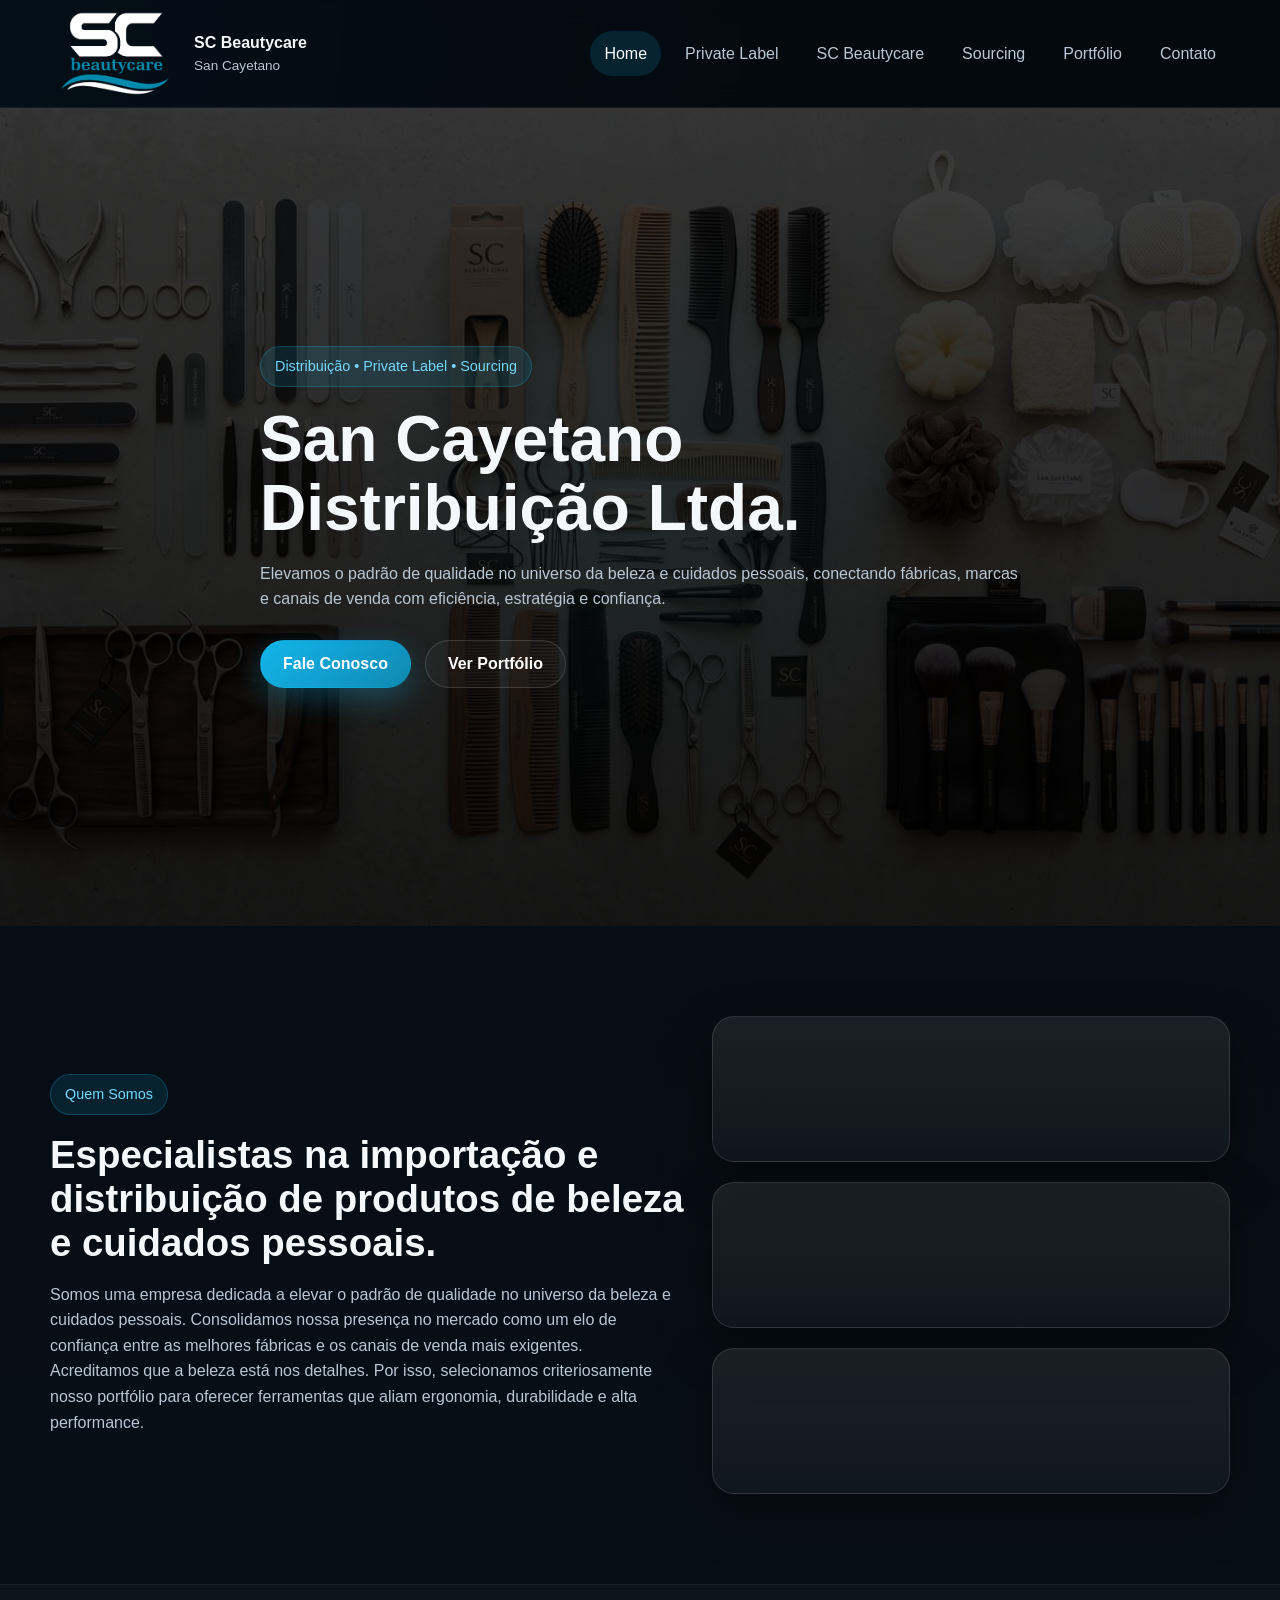
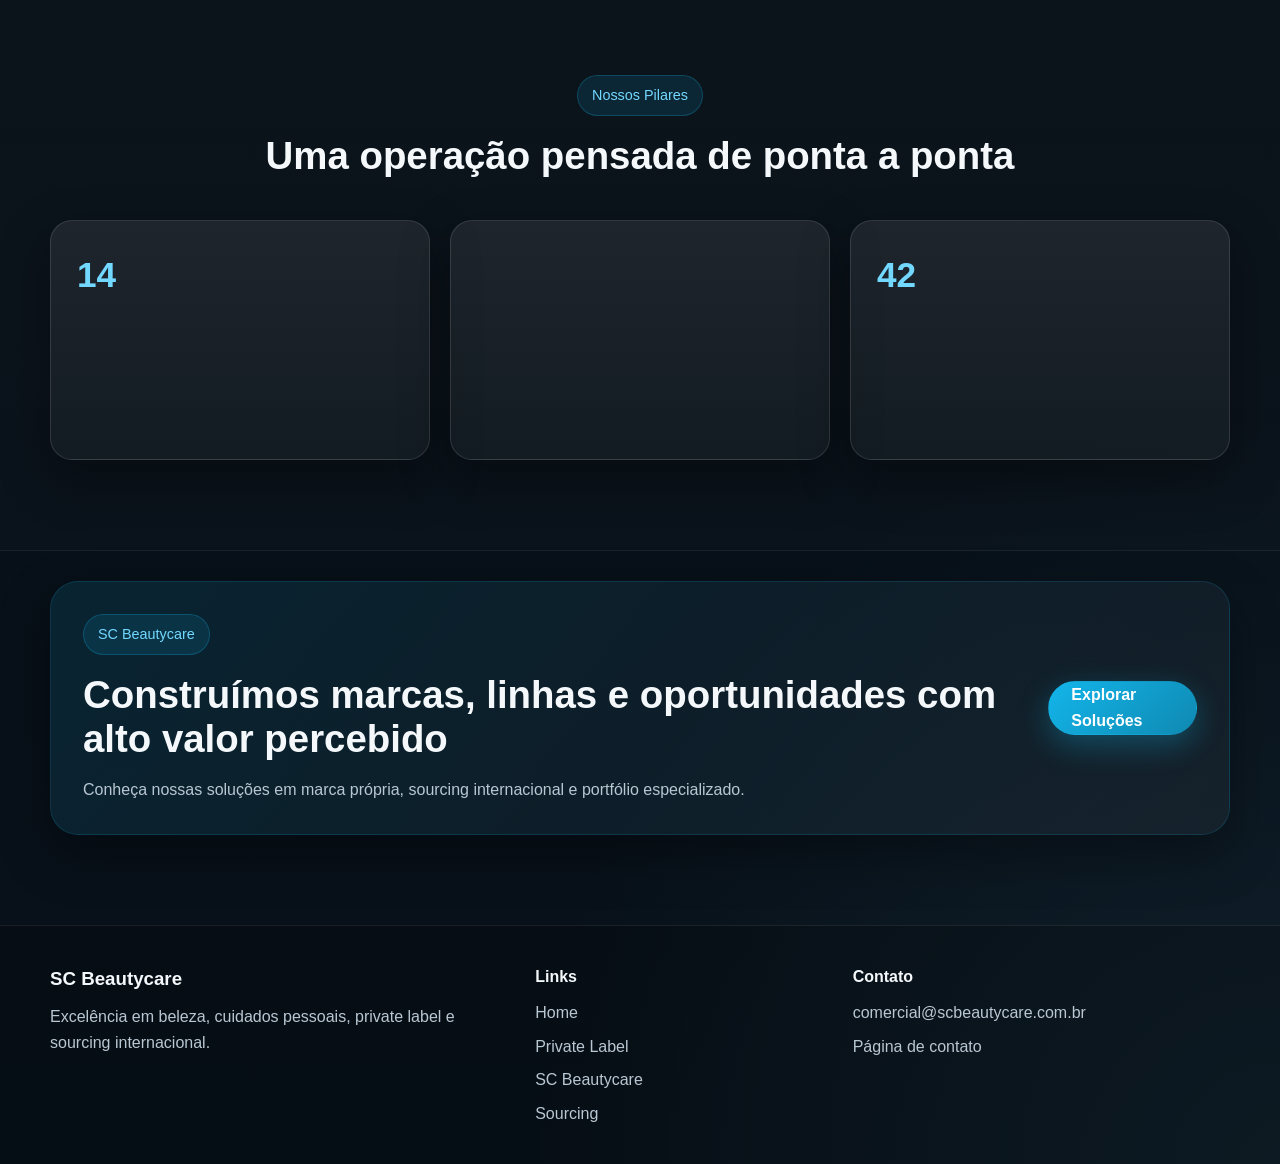
<file: index.html>
<!DOCTYPE html>
<html lang="pt-BR">

<head>
  <meta charset="UTF-8" />
  <meta name="viewport" content="width=device-width, initial-scale=1.0" />
  <title>SC Beautycare | Home</title>
  <link rel="stylesheet" href="styles.css" />
</head>

<body>
  <div class="progress-bar" id="progressBar"></div>

  <header class="site-header">
    <div class="container nav-wrap">
      <a href="index.html" class="brand">
        <img src="assets/logo.png" alt="SC Beautycare" class="brand-logo" />
        <div><strong>SC Beautycare</strong><span>San Cayetano</span></div>
      </a>
      <button class="menu-toggle" id="menuToggle" aria-label="Abrir menu">☰</button>
      <nav class="main-nav" id="mainNav">
        <a href="index.html" class="active">Home</a>
        <a href="private-label.html">Private Label</a>
        <a href="sc-beautycare.html">SC Beautycare</a>
        <a href="sourcing.html">Sourcing</a>
        <a href="portfolio.html">Portfólio</a>
        <a href="contato.html">Contato</a>
      </nav>
    </div>
  </header>

  <main>
    <section class="hero-page hero-home">
      <img src="assets/3.jpeg" alt="Capa Home" class="hero-bg" id="hero-bg" />
      <div class="hero-overlay"></div>
      <div class="container hero-content reveal">
        <span class="eyebrow" id="hero-eyebrow">Distribuição • Private Label • Sourcing</span>
        <h1 id="hero-title">San Cayetano Distribuição e promoção de vendas Ltda.</h1>
        <p id="hero-text">Elevamos o padrão de qualidade no universo da beleza e cuidados pessoais, conectando fábricas,
          marcas e canais de venda com eficiência, estratégia e confiança.</p>
        <div class="hero-actions">
          <a href="contato.html" class="btn btn-primary magnetic">Fale Conosco</a>
          <a href="portfolio.html" class="btn btn-secondary">Ver Portfólio</a>
        </div>
      </div>
    </section>

    <section class="section">
      <div class="container grid-2">
        <div class="reveal">
          <span class="section-tag" id="qs-tag">Quem Somos</span>
          <h2 id="qs-title">Especialistas em beleza, cuidados pessoais e performance comercial</h2>
          <p id="qs-text1">Somos uma empresa dedicada a elevar o padrão de qualidade no universo da beleza e cuidados
            pessoais. Consolidamos nossa presença no mercado como um elo de confiança entre as melhores fábricas e os
            canais de venda mais exigentes.</p>
          <p id="qs-text2">Acreditamos que a beleza está nos detalhes. Por isso, selecionamos criteriosamente nosso
            portfólio para oferecer ferramentas que aliam ergonomia, durabilidade e alta performance.</p>
        </div>
        <div class="cards-stack reveal" id="qs-cards"></div>
      </div>
    </section>

    <section class="section dark-section">
      <div class="container">
        <div class="section-heading center reveal">
          <span class="section-tag" id="pilares-tag">Nossos Pilares</span>
          <h2 id="pilares-title">Uma operação pensada de ponta a ponta</h2>
        </div>
        <div class="feature-grid" id="pilares-items"></div>
      </div>
    </section>

    <section class="section cta-section">
      <div class="container cta-box reveal">
        <div>
          <span class="section-tag" id="cta-tag">SC Beautycare</span>
          <h2 id="cta-title">Construímos marcas, linhas e oportunidades com alto valor percebido</h2>
          <p id="cta-text">Conheça nossas soluções em marca própria, sourcing internacional e portfólio especializado.
          </p>
        </div>
        <a href="private-label.html" class="btn btn-primary magnetic">Explorar Soluções</a>
      </div>
    </section>
  </main>

  <footer class="site-footer">
    <div class="container footer-grid">
      <div>
        <h3>SC Beautycare</h3>
        <p>Excelência em beleza, cuidados pessoais, private label e sourcing internacional.</p>
      </div>
      <div>
        <h4>Links</h4>
        <ul>
          <li><a href="index.html">Home</a></li>
          <li><a href="private-label.html">Private Label</a></li>
          <li><a href="sc-beautycare.html">SC Beautycare</a></li>
          <li><a href="sourcing.html">Sourcing</a></li>
        </ul>
      </div>
      <div>
        <h4>Contato</h4>
        <ul>
          <li><a href="mailto:comercial@scbeautycare.com.br">comercial@scbeautycare.com.br</a></li>
          <li><a href="contato.html">Página de contato</a></li>
        </ul>
      </div>
    </div>
  </footer>

  <button id="backToTop" class="back-to-top" aria-label="Voltar ao topo">↑</button>
  <script src="script.js"></script>
</body>

</html>
</file>
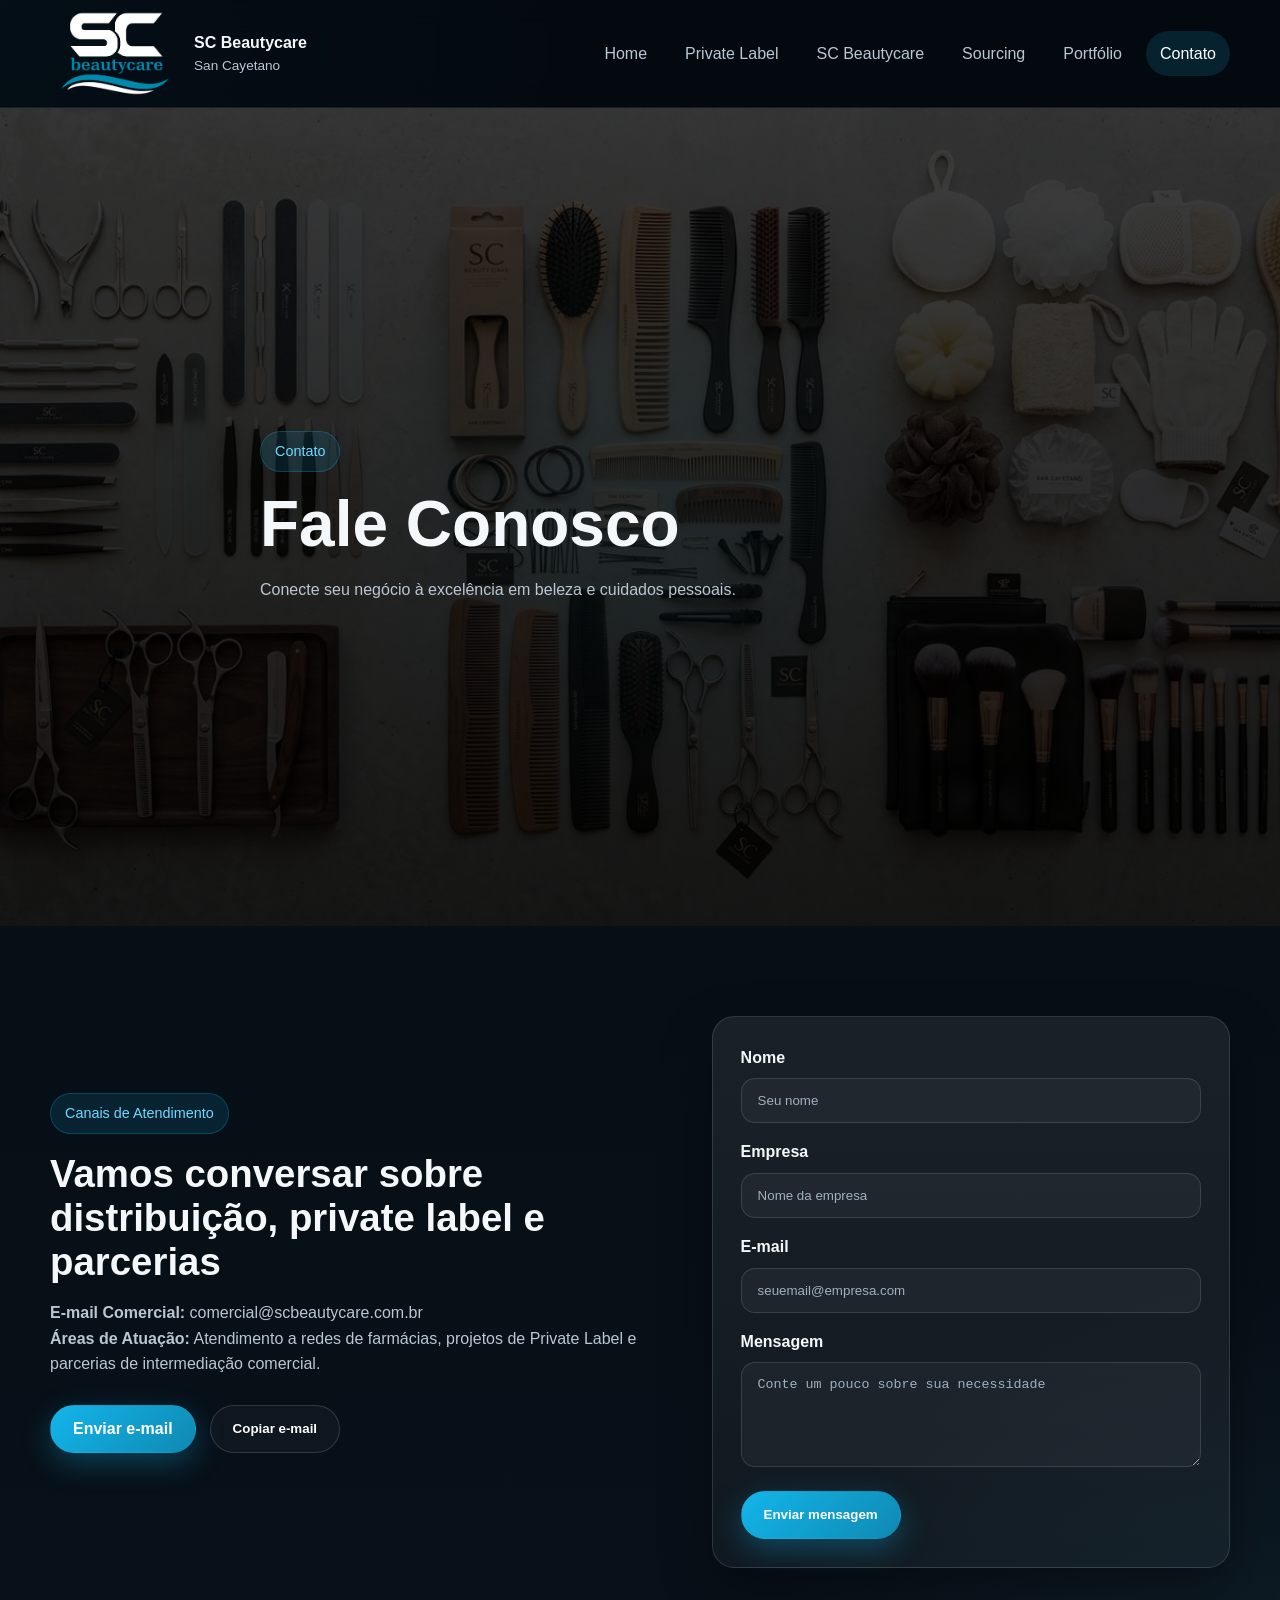
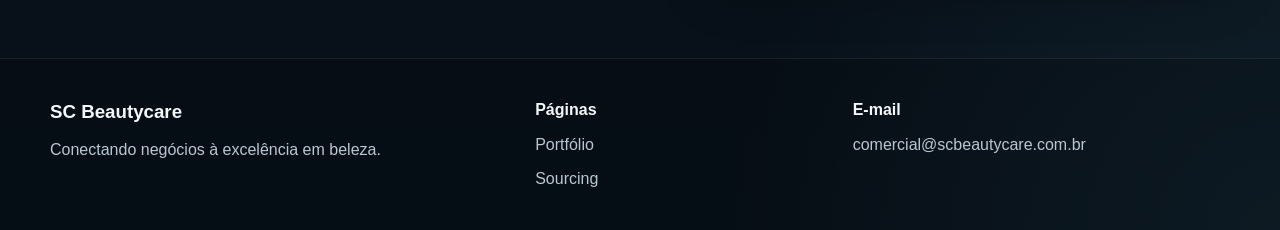
<file: contato.html>
<!DOCTYPE html>
<html lang="pt-BR">
<head>
  <meta charset="UTF-8" />
  <meta name="viewport" content="width=device-width, initial-scale=1.0" />
  <title>SC Beautycare | Contato</title>
  <link rel="stylesheet" href="styles.css" />
</head>
<body>
  <div class="progress-bar" id="progressBar"></div>

  <header class="site-header">
    <div class="container nav-wrap">
      <a href="index.html" class="brand">
        <img src="assets/logo.png" alt="SC Beautycare" class="brand-logo" />
        <div><strong>SC Beautycare</strong><span>San Cayetano</span></div>
      </a>
      <button class="menu-toggle" id="menuToggle" aria-label="Abrir menu">☰</button>
      <nav class="main-nav" id="mainNav">
        <a href="index.html">Home</a>
        <a href="private-label.html">Private Label</a>
        <a href="sc-beautycare.html">SC Beautycare</a>
        <a href="sourcing.html">Sourcing</a>
        <a href="portfolio.html">Portfólio</a>
        <a href="contato.html" class="active">Contato</a>
      </nav>
    </div>
  </header>

  <main>
    <section class="hero-page">
      <img src="assets/3.jpeg" alt="Capa Contato" class="hero-bg" id="hero-bg" />
      <div class="hero-overlay"></div>
      <div class="container hero-content reveal">
        <span class="eyebrow" id="hero-eyebrow">Contato</span>
        <h1 id="hero-title">Fale Conosco</h1>
        <p id="hero-text">Conecte seu negócio à excelência em beleza e cuidados pessoais.</p>
      </div>
    </section>

    <section class="section">
      <div class="container grid-2">
        <div class="reveal">
          <span class="section-tag" id="att-tag">Canais de Atendimento</span>
          <h2 id="att-title">Vamos conversar sobre distribuição, private label e parcerias</h2>
          <p><strong>E-mail Comercial:</strong> <span id="att-email"></span></p>
          <p><strong>Áreas de Atuação:</strong> <span id="att-areas"></span></p>

          <div class="hero-actions">
            <a href="mailto:comercial@scbeautycare.com.br" class="btn btn-primary magnetic">Enviar e-mail</a>
            <button class="btn btn-secondary" id="copyEmailBtn" data-email="comercial@scbeautycare.com.br">Copiar e-mail</button>
          </div>

          <p id="copyFeedback" class="copy-feedback"></p>
        </div>

        <form class="contact-card reveal" onsubmit="event.preventDefault(); alert('Formulário demonstrativo.');">
          <label>Nome <input type="text" placeholder="Seu nome" required /></label>
          <label>Empresa <input type="text" placeholder="Nome da empresa" /></label>
          <label>E-mail <input type="email" placeholder="seuemail@empresa.com" required /></label>
          <label>Mensagem <textarea rows="5" placeholder="Conte um pouco sobre sua necessidade"></textarea></label>
          <button type="submit" class="btn btn-primary magnetic">Enviar mensagem</button>
        </form>
      </div>
    </section>
  </main>

  <footer class="site-footer">
    <div class="container footer-grid">
      <div><h3>SC Beautycare</h3><p>Conectando negócios à excelência em beleza.</p></div>
      <div><h4>Páginas</h4><ul><li><a href="portfolio.html">Portfólio</a></li><li><a href="sourcing.html">Sourcing</a></li></ul></div>
      <div><h4>E-mail</h4><ul><li><a href="mailto:comercial@scbeautycare.com.br">comercial@scbeautycare.com.br</a></li></ul></div>
    </div>
  </footer>

  <button id="backToTop" class="back-to-top" aria-label="Voltar ao topo">↑</button>
  <script src="script.js"></script>
</body>
</html>
</file>
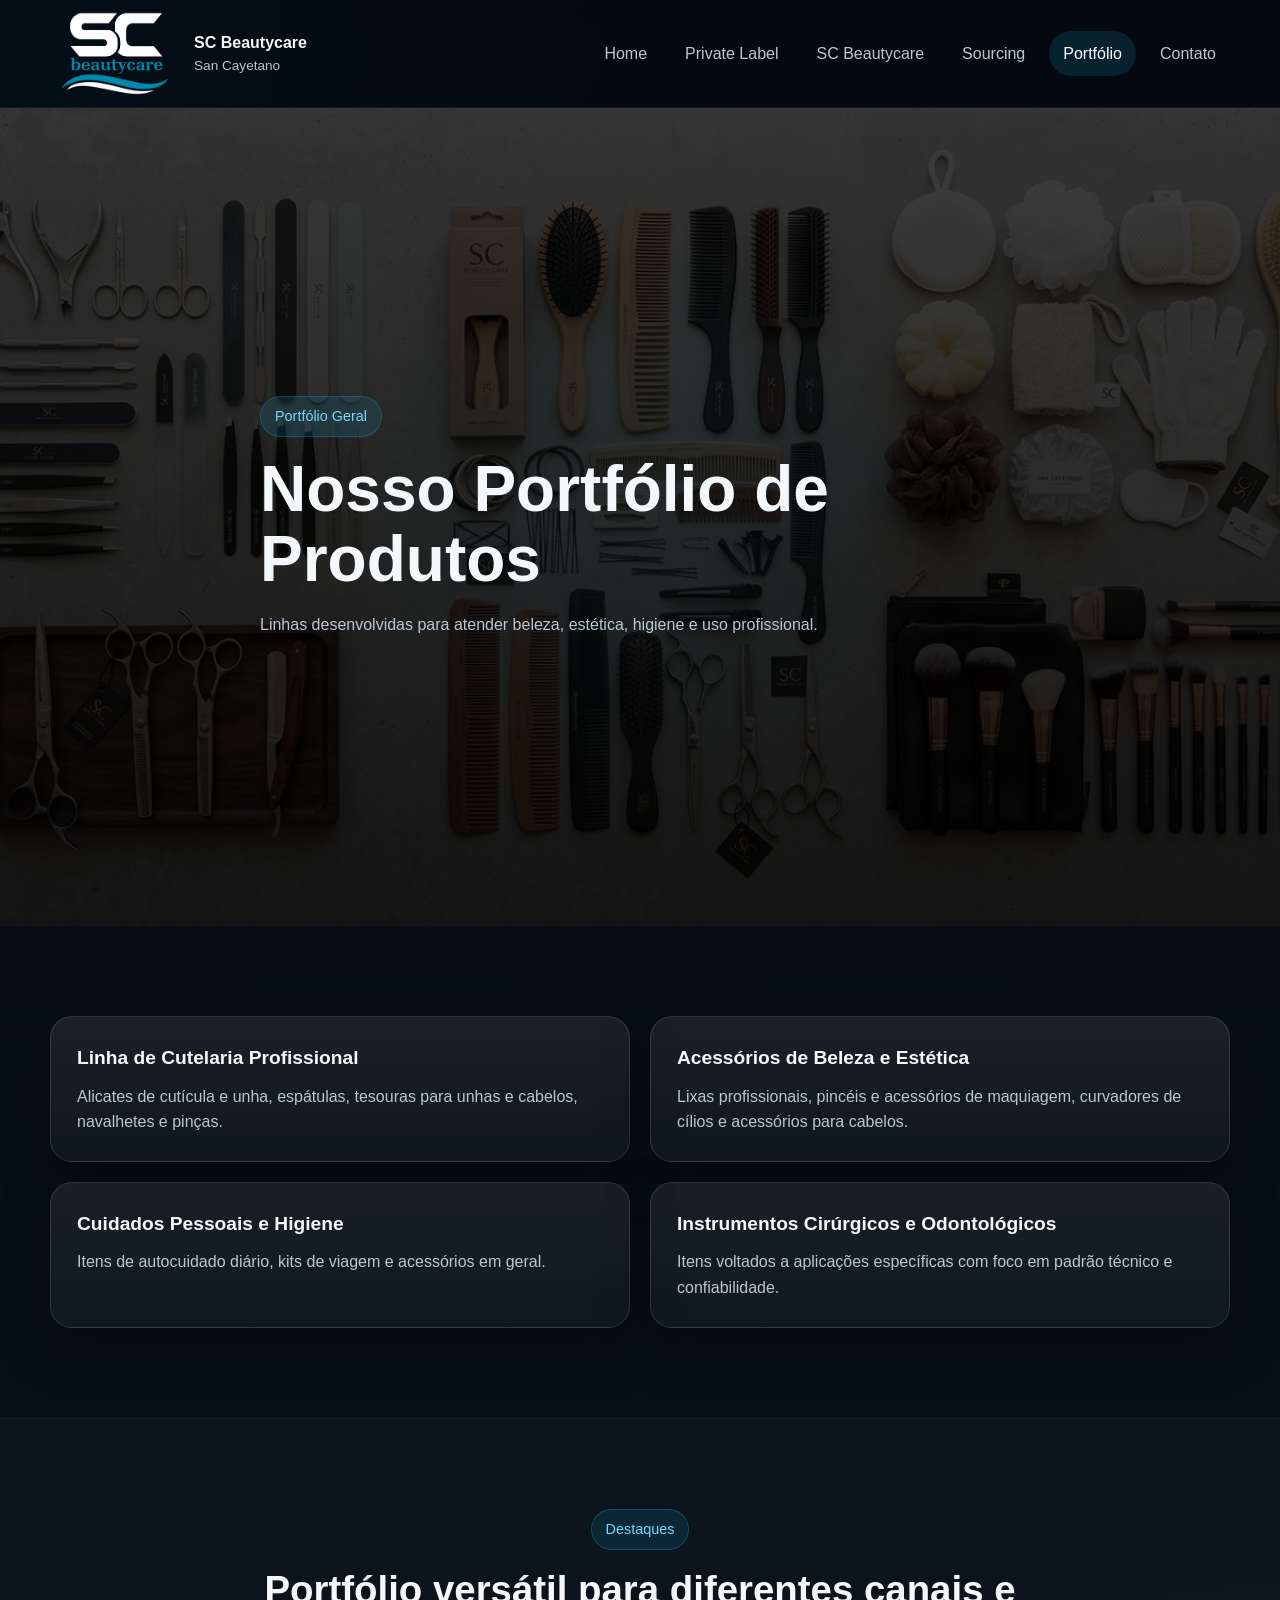
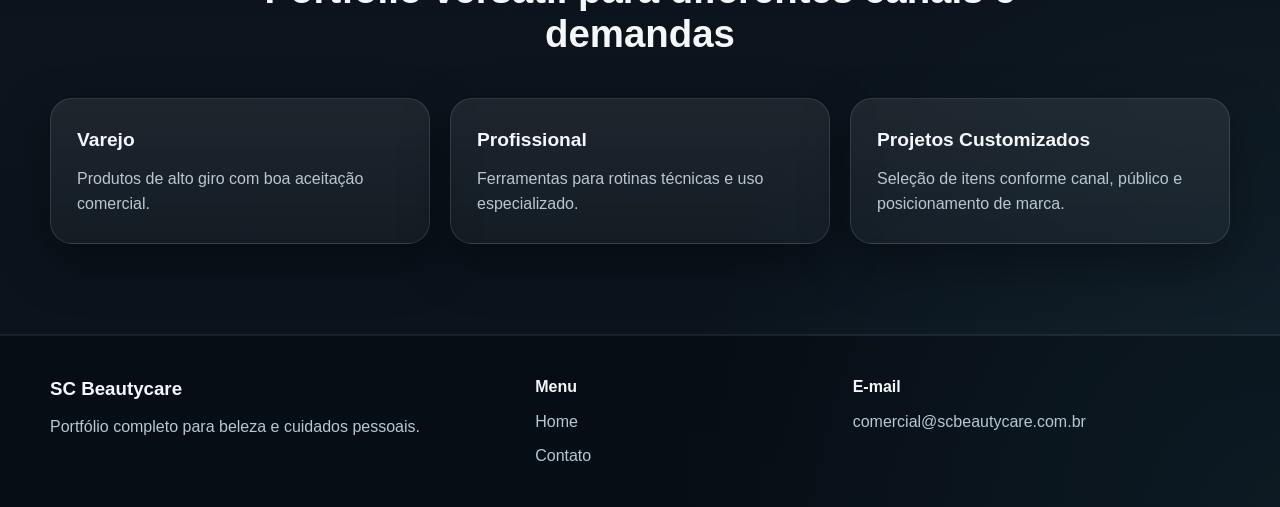
<file: portfolio.html>
<!DOCTYPE html>
<html lang="pt-BR">
<head>
  <meta charset="UTF-8" />
  <meta name="viewport" content="width=device-width, initial-scale=1.0" />
  <title>SC Beautycare | Portfólio</title>
  <link rel="stylesheet" href="styles.css" />
</head>
<body>
  <div class="progress-bar" id="progressBar"></div>

  <header class="site-header">
    <div class="container nav-wrap">
      <a href="index.html" class="brand">
        <img src="assets/logo.png" alt="SC Beautycare" class="brand-logo" />
        <div><strong>SC Beautycare</strong><span>San Cayetano</span></div>
      </a>
      <button class="menu-toggle" id="menuToggle" aria-label="Abrir menu">☰</button>
      <nav class="main-nav" id="mainNav">
        <a href="index.html">Home</a>
        <a href="private-label.html">Private Label</a>
        <a href="sc-beautycare.html">SC Beautycare</a>
        <a href="sourcing.html">Sourcing</a>
        <a href="portfolio.html" class="active">Portfólio</a>
        <a href="contato.html">Contato</a>
      </nav>
    </div>
  </header>

  <main>
    <section class="hero-page">
      <img src="assets/3.jpeg" alt="Capa Portfólio" class="hero-bg" id="hero-bg" />
      <div class="hero-overlay"></div>
      <div class="container hero-content reveal">
        <span class="eyebrow" id="hero-eyebrow">Portfólio Geral</span>
        <h1 id="hero-title">Nosso Portfólio de Produtos</h1>
        <p id="hero-text">Linhas desenvolvidas para atender beleza, estética, higiene e uso profissional.</p>
      </div>
    </section>

    <section class="section">
      <div class="container product-grid" id="port-produtos"></div>
    </section>

    <section class="section dark-section">
      <div class="container">
        <div class="section-heading center reveal">
          <span class="section-tag" id="dest-tag">Destaques</span>
          <h2 id="dest-title">Portfólio versátil para diferentes canais e demandas</h2>
        </div>
        <div class="feature-grid" id="dest-features"></div>
      </div>
    </section>
  </main>

  <footer class="site-footer">
    <div class="container footer-grid">
      <div><h3>SC Beautycare</h3><p>Portfólio completo para beleza e cuidados pessoais.</p></div>
      <div><h4>Menu</h4><ul><li><a href="index.html">Home</a></li><li><a href="contato.html">Contato</a></li></ul></div>
      <div><h4>E-mail</h4><ul><li><a href="mailto:comercial@scbeautycare.com.br">comercial@scbeautycare.com.br</a></li></ul></div>
    </div>
  </footer>

  <button id="backToTop" class="back-to-top" aria-label="Voltar ao topo">↑</button>
  <script src="script.js"></script>
</body>
</html>
</file>
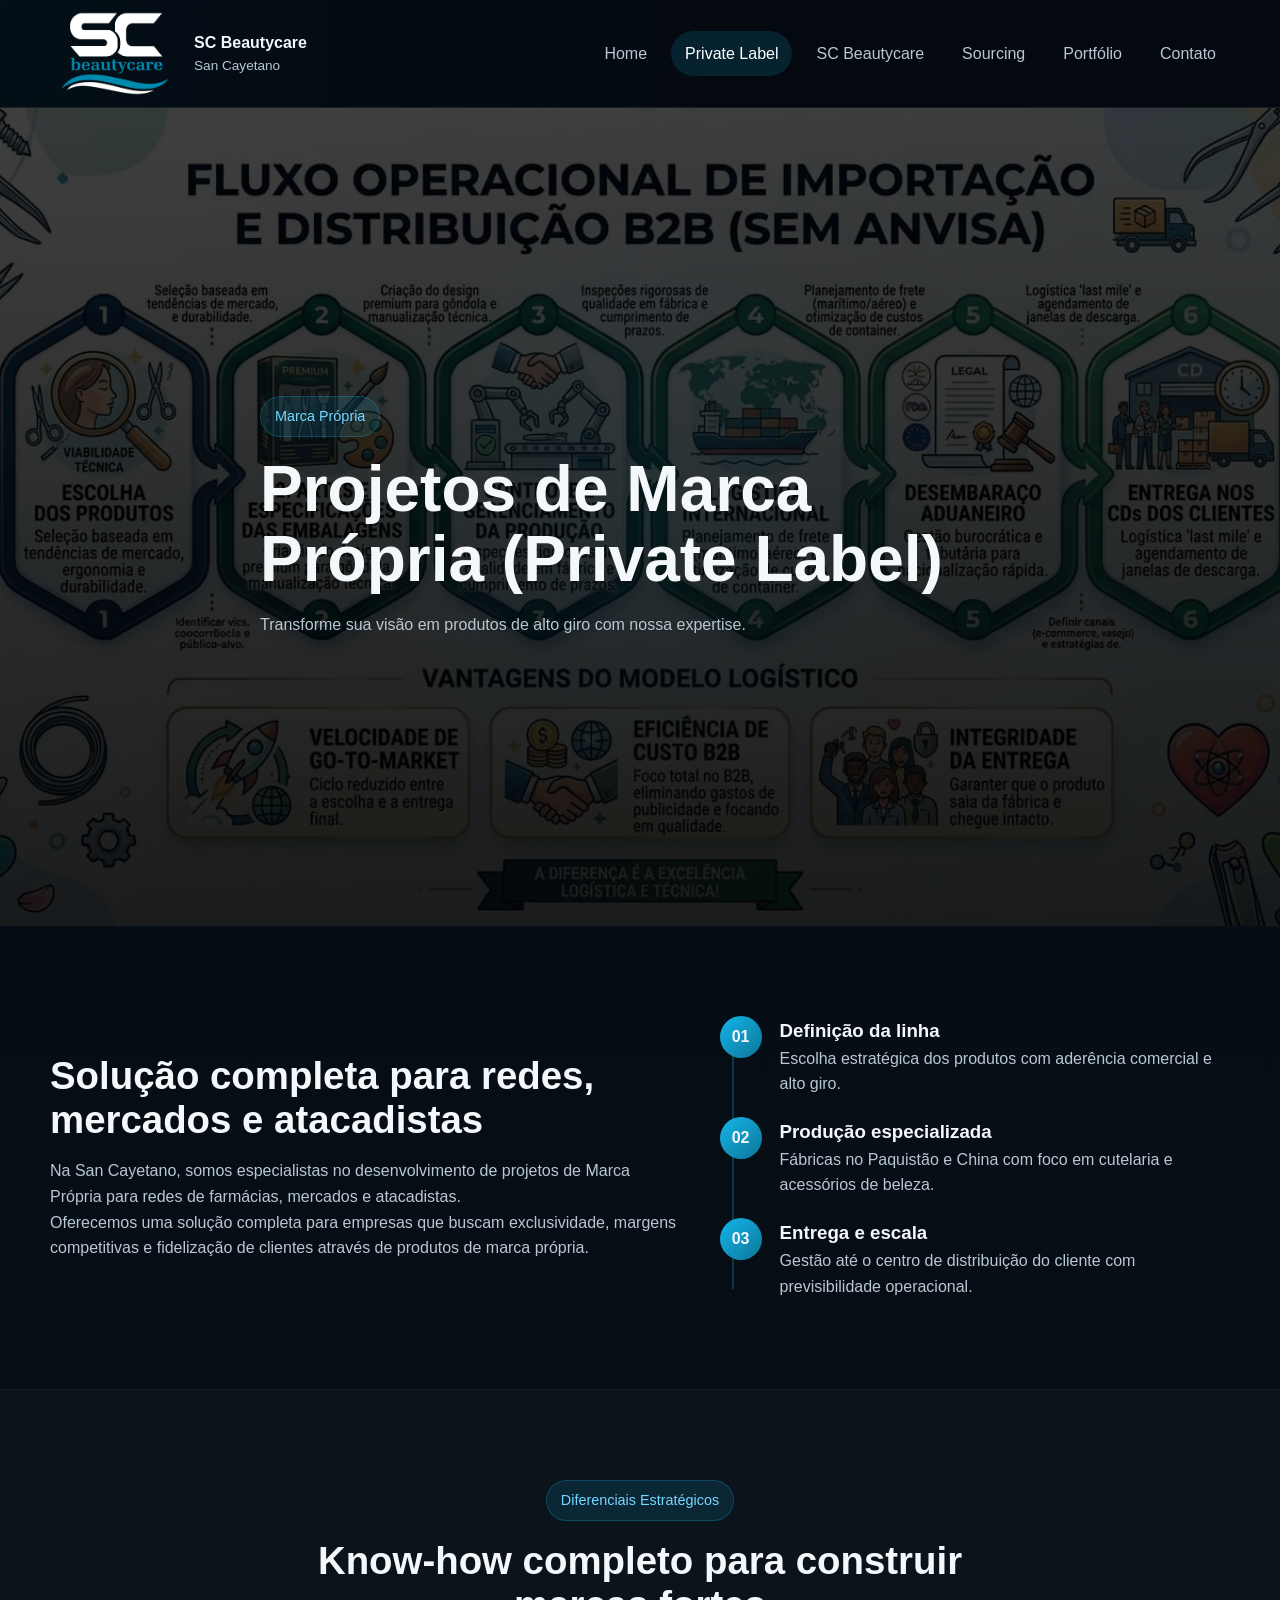
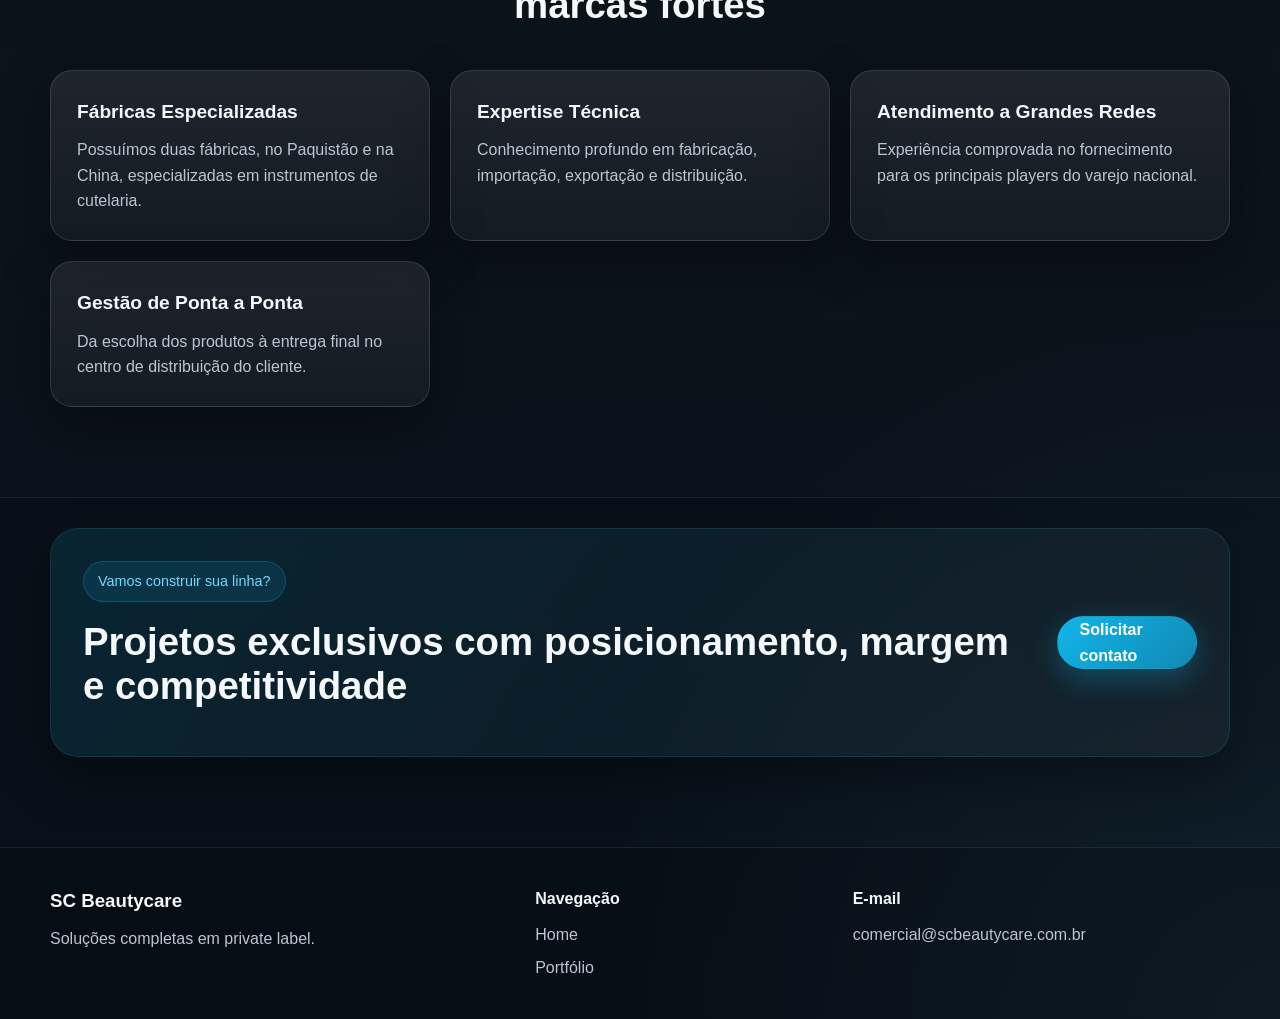
<file: private-label.html>
<!DOCTYPE html>
<html lang="pt-BR">

<head>
  <meta charset="UTF-8" />
  <meta name="viewport" content="width=device-width, initial-scale=1.0" />
  <title>SC Beautycare | Private Label</title>
  <link rel="stylesheet" href="styles.css" />
</head>

<body>
  <div class="progress-bar" id="progressBar"></div>

  <header class="site-header">
    <div class="container nav-wrap">
      <a href="index.html" class="brand">
        <img src="assets/logo.png" alt="SC Beautycare" class="brand-logo" />
        <div><strong>SC Beautycare</strong><span>San Cayetano</span></div>
      </a>
      <button class="menu-toggle" id="menuToggle" aria-label="Abrir menu">☰</button>
      <nav class="main-nav" id="mainNav">
        <a href="index.html">Home</a>
        <a href="private-label.html" class="active">Private Label</a>
        <a href="sc-beautycare.html">SC Beautycare</a>
        <a href="sourcing.html">Sourcing</a>
        <a href="portfolio.html">Portfólio</a>
        <a href="contato.html">Contato</a>
      </nav>
    </div>
  </header>

  <main>
    <section class="hero-page">
      <img src="assets/2.jpeg" alt="Capa Private Label" class="hero-bg" id="hero-bg" />
      <div class="hero-overlay"></div>
      <div class="container hero-content reveal">
        <span class="eyebrow" id="hero-eyebrow">Marca Própria</span>
        <h1 id="hero-title">Projetos de Marca Própria (Private Label)</h1>
        <p id="hero-text">Transforme sua visão em produtos de alto giro com nossa expertise.</p>
      </div>
    </section>

    <section class="section">
      <div class="container grid-2">
        <div class="reveal">
          <h2 id="sol-title">Solução completa para redes, mercados e atacadistas</h2>
          <p id="sol-text1">Na San Cayetano, somos especialistas no desenvolvimento de projetos de Marca Própria para
            redes de farmácias, mercados e atacadistas.</p>
          <p id="sol-text2">Oferecemos uma solução completa para empresas que buscam exclusividade, margens competitivas
            e fidelização de clientes através de produtos de marca própria.</p>
        </div>
        <div class="timeline reveal" id="sol-timeline"></div>
      </div>
    </section>

    <section class="section dark-section">
      <div class="container">
        <div class="section-heading center reveal">
          <span class="section-tag" id="dif-tag">Diferenciais Estratégicos</span>
          <h2 id="dif-title">Know-how completo para construir marcas fortes</h2>
        </div>
        <div class="feature-grid" id="dif-features"></div>
      </div>
    </section>

    <section class="section cta-section">
      <div class="container cta-box reveal">
        <div>
          <span class="section-tag" id="cta-tag">Vamos construir sua linha?</span>
          <h2 id="cta-title">Projetos exclusivos com posicionamento, margem e competitividade</h2>
        </div>
        <a href="contato.html" class="btn btn-primary magnetic">Solicitar contato</a>
      </div>
    </section>
  </main>

  <footer class="site-footer">
    <div class="container footer-grid">
      <div>
        <h3>SC Beautycare</h3>
        <p>Soluções completas em private label.</p>
      </div>
      <div>
        <h4>Navegação</h4>
        <ul>
          <li><a href="index.html">Home</a></li>
          <li><a href="portfolio.html">Portfólio</a></li>
        </ul>
      </div>
      <div>
        <h4>E-mail</h4>
        <ul>
          <li><a href="mailto:comercial@scbeautycare.com.br">comercial@scbeautycare.com.br</a></li>
        </ul>
      </div>
    </div>
  </footer>

  <button id="backToTop" class="back-to-top" aria-label="Voltar ao topo">↑</button>
  <script src="script.js"></script>
</body>

</html>
</file>
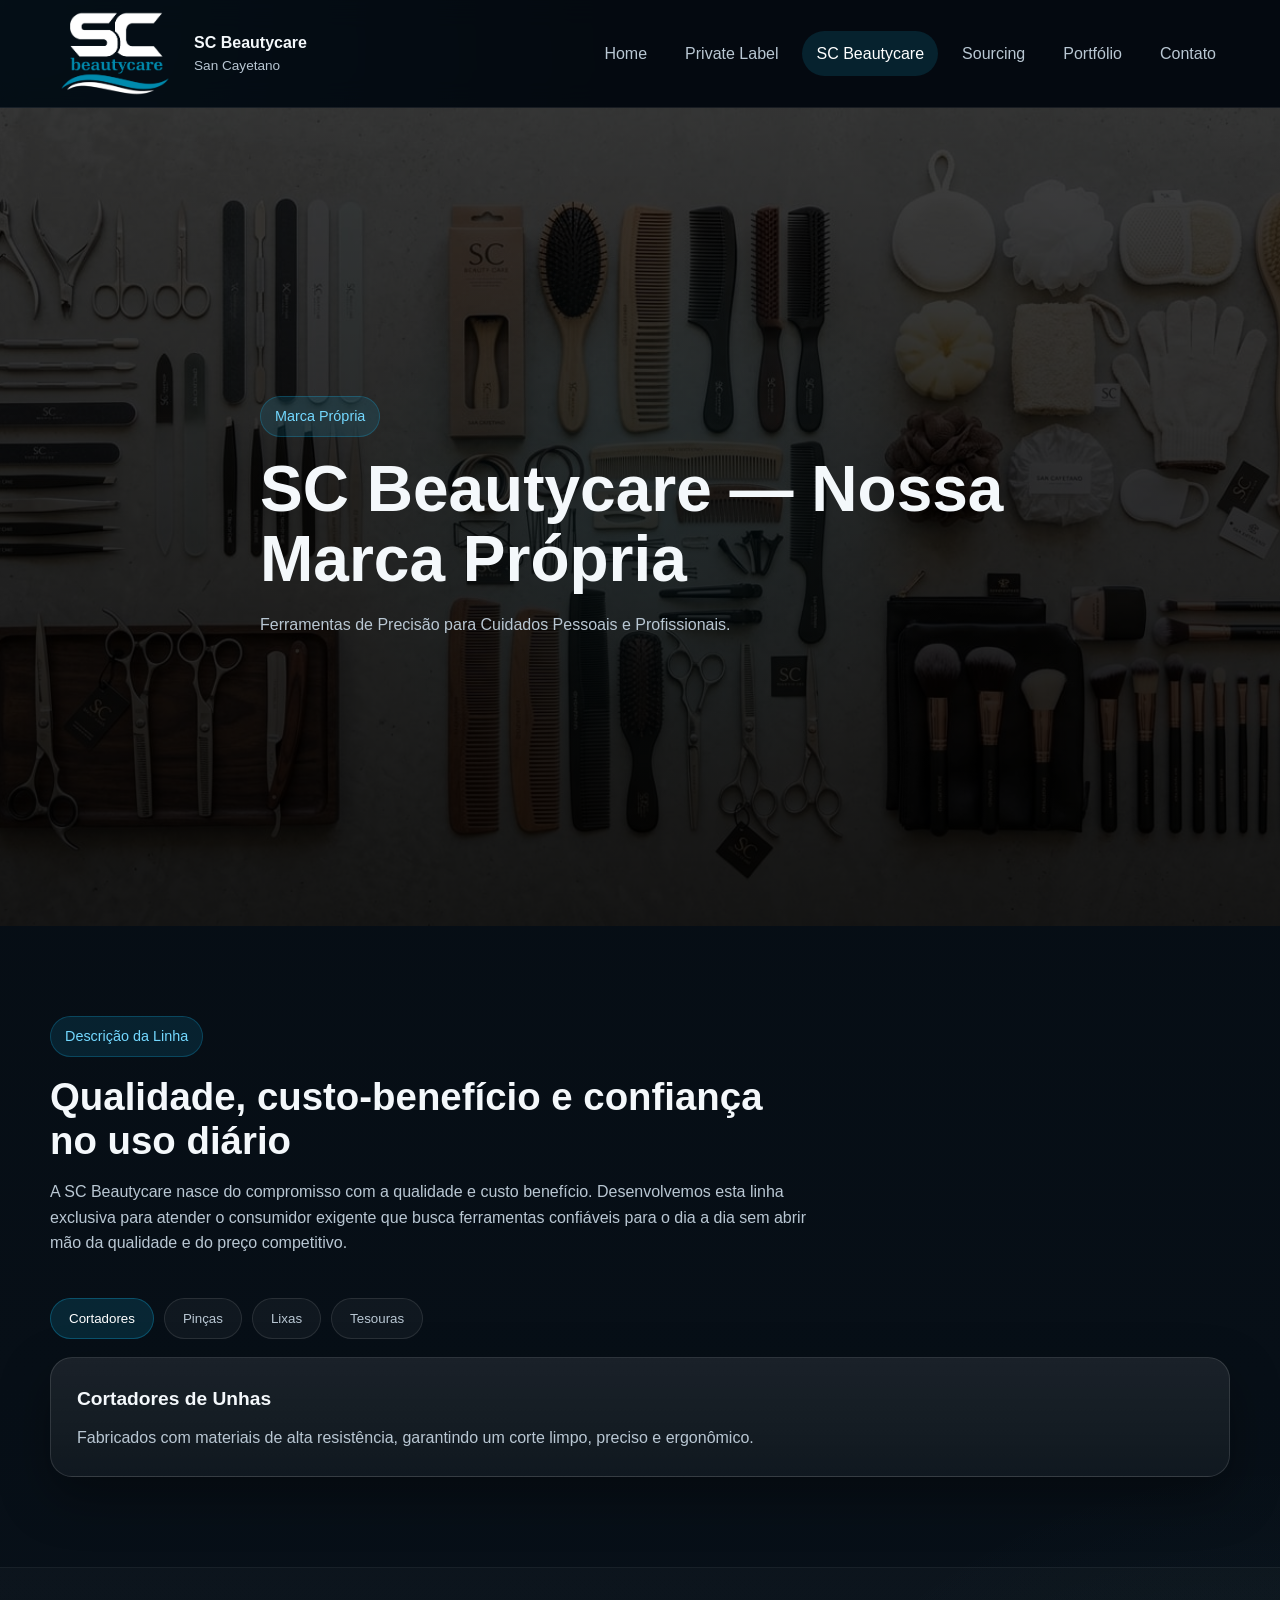
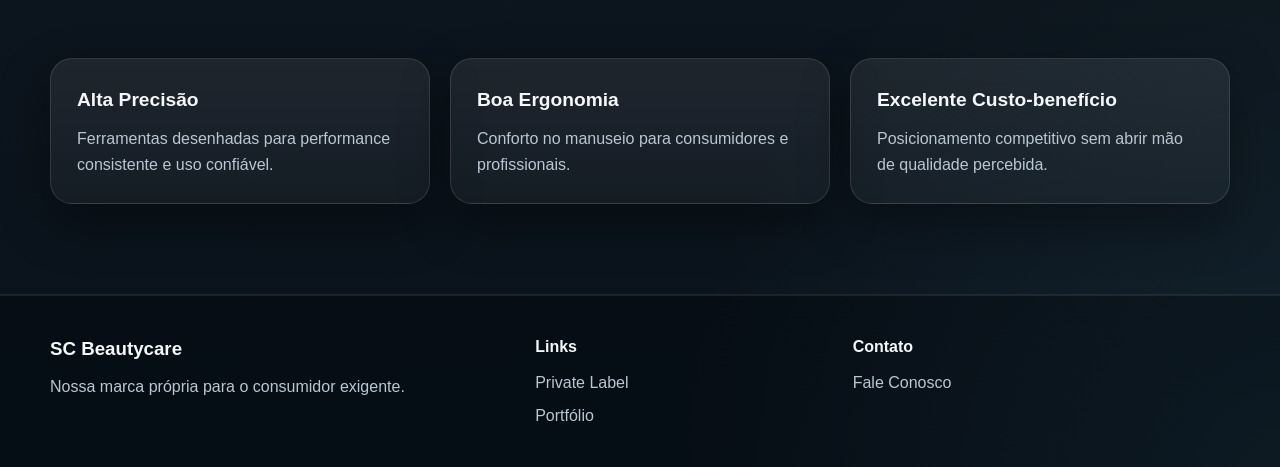
<file: sc-beautycare.html>
<!DOCTYPE html>
<html lang="pt-BR">
<head>
  <meta charset="UTF-8" />
  <meta name="viewport" content="width=device-width, initial-scale=1.0" />
  <title>SC Beautycare | Nossa Marca</title>
  <link rel="stylesheet" href="styles.css" />
</head>
<body>
  <div class="progress-bar" id="progressBar"></div>

  <header class="site-header">
    <div class="container nav-wrap">
      <a href="index.html" class="brand">
        <img src="assets/logo.png" alt="SC Beautycare" class="brand-logo" />
        <div><strong>SC Beautycare</strong><span>San Cayetano</span></div>
      </a>
      <button class="menu-toggle" id="menuToggle" aria-label="Abrir menu">☰</button>
      <nav class="main-nav" id="mainNav">
        <a href="index.html">Home</a>
        <a href="private-label.html">Private Label</a>
        <a href="sc-beautycare.html" class="active">SC Beautycare</a>
        <a href="sourcing.html">Sourcing</a>
        <a href="portfolio.html">Portfólio</a>
        <a href="contato.html">Contato</a>
      </nav>
    </div>
  </header>

  <main>
    <section class="hero-page">
      <img src="assets/3.jpeg" alt="Capa SC Beautycare" class="hero-bg" id="hero-bg" />
      <div class="hero-overlay"></div>
      <div class="container hero-content reveal">
        <span class="eyebrow" id="hero-eyebrow">Marca Própria</span>
        <h1 id="hero-title">SC Beautycare — Nossa Marca Própria</h1>
        <p id="hero-text">Ferramentas de Precisão para Cuidados Pessoais e Profissionais.</p>
      </div>
    </section>

    <section class="section">
      <div class="container">
        <div class="section-heading reveal">
          <span class="section-tag" id="desc-tag">Descrição da Linha</span>
          <h2 id="desc-title">Qualidade, custo-benefício e confiança no uso diário</h2>
          <p id="desc-text">A SC Beautycare nasce do compromisso com a qualidade e custo benefício. Desenvolvemos esta linha exclusiva para atender o consumidor exigente que busca ferramentas confiáveis para o dia a dia sem abrir mão da qualidade e do preço competitivo.</p>
        </div>

        <div class="tabs reveal">
          <div class="tab-buttons" id="sc-tab-btns"></div>
          <div id="sc-tab-contents"></div>
        </div>
      </div>
    </section>

    <section class="section dark-section">
      <div class="container feature-grid" id="sc-features"></div>
    </section>
  </main>

  <footer class="site-footer">
    <div class="container footer-grid">
      <div><h3>SC Beautycare</h3><p>Nossa marca própria para o consumidor exigente.</p></div>
      <div><h4>Links</h4><ul><li><a href="private-label.html">Private Label</a></li><li><a href="portfolio.html">Portfólio</a></li></ul></div>
      <div><h4>Contato</h4><ul><li><a href="contato.html">Fale Conosco</a></li></ul></div>
    </div>
  </footer>

  <button id="backToTop" class="back-to-top" aria-label="Voltar ao topo">↑</button>
  <script src="script.js"></script>
</body>
</html>
</file>
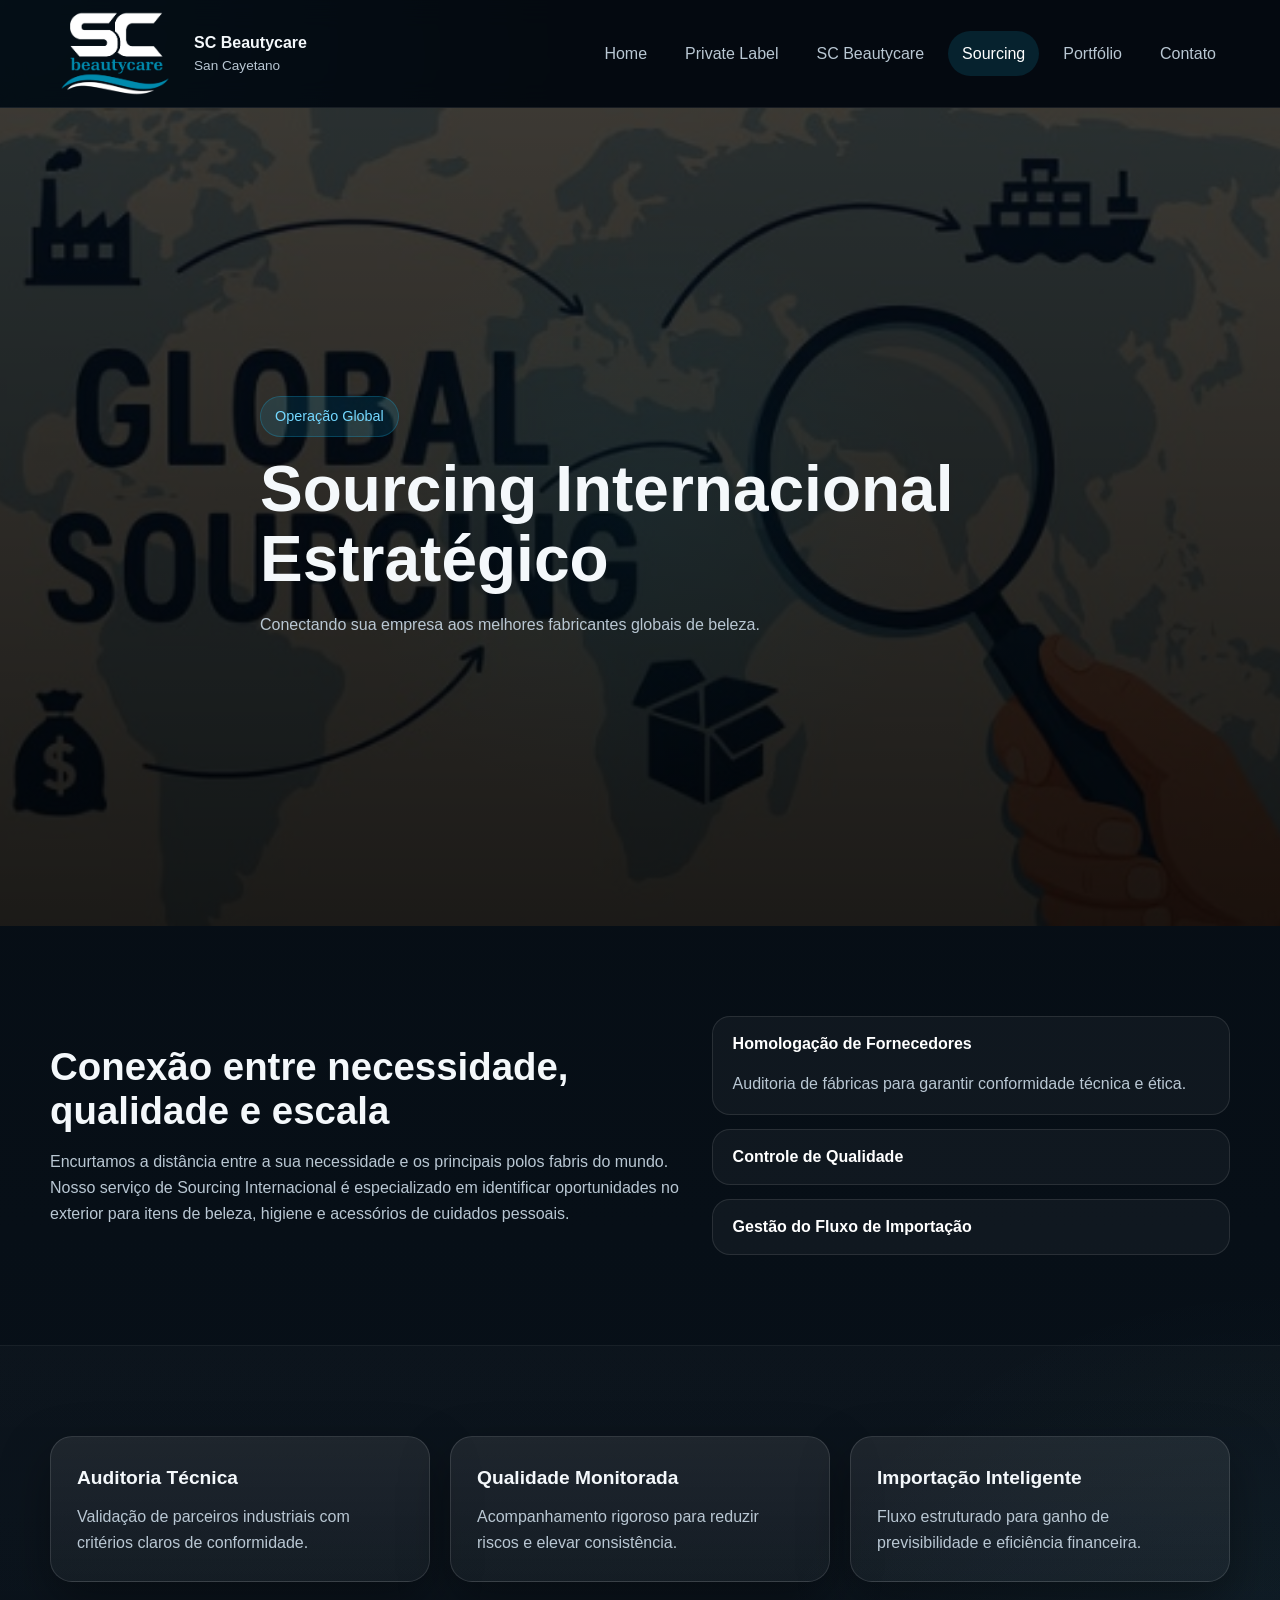
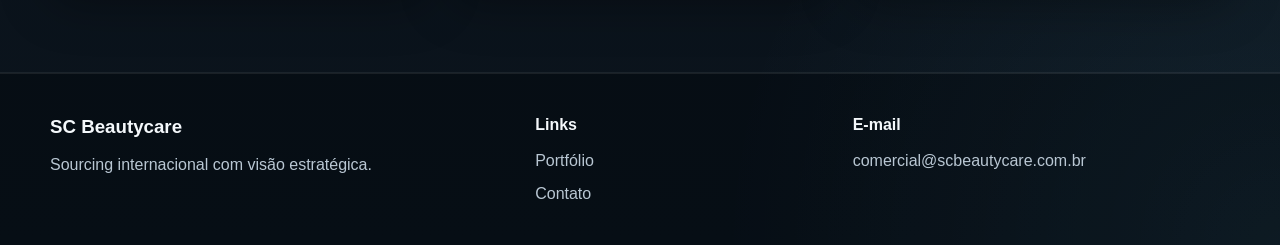
<file: sourcing.html>
<!DOCTYPE html>
<html lang="pt-BR">
<head>
  <meta charset="UTF-8" />
  <meta name="viewport" content="width=device-width, initial-scale=1.0" />
  <title>SC Beautycare | Sourcing</title>
  <link rel="stylesheet" href="styles.css" />
</head>
<body>
  <div class="progress-bar" id="progressBar"></div>

  <header class="site-header">
    <div class="container nav-wrap">
      <a href="index.html" class="brand">
        <img src="assets/logo.png" alt="SC Beautycare" class="brand-logo" />
        <div><strong>SC Beautycare</strong><span>San Cayetano</span></div>
      </a>
      <button class="menu-toggle" id="menuToggle" aria-label="Abrir menu">☰</button>
      <nav class="main-nav" id="mainNav">
        <a href="index.html">Home</a>
        <a href="private-label.html">Private Label</a>
        <a href="sc-beautycare.html">SC Beautycare</a>
        <a href="sourcing.html" class="active">Sourcing</a>
        <a href="portfolio.html">Portfólio</a>
        <a href="contato.html">Contato</a>
      </nav>
    </div>
  </header>

  <main>
    <section class="hero-page">
      <img src="assets/1.jpeg" alt="Capa Sourcing" class="hero-bg" id="hero-bg" />
      <div class="hero-overlay"></div>
      <div class="container hero-content reveal">
        <span class="eyebrow" id="hero-eyebrow">Operação Global</span>
        <h1 id="hero-title">Sourcing Internacional Estratégico</h1>
        <p id="hero-text">Conectando sua empresa aos melhores fabricantes globais de beleza.</p>
      </div>
    </section>

    <section class="section">
      <div class="container grid-2">
        <div class="reveal">
          <h2 id="con-title">Conexão entre necessidade, qualidade e escala</h2>
          <p id="con-text">Encurtamos a distância entre a sua necessidade e os principais polos fabris do mundo. Nosso serviço de Sourcing Internacional é especializado em identificar oportunidades no exterior para itens de beleza, higiene e acessórios de cuidados pessoais.</p>
        </div>
        <div class="accordion reveal" id="con-accordion"></div>
      </div>
    </section>

    <section class="section dark-section">
      <div class="container feature-grid" id="src-features"></div>
    </section>
  </main>

  <footer class="site-footer">
    <div class="container footer-grid">
      <div><h3>SC Beautycare</h3><p>Sourcing internacional com visão estratégica.</p></div>
      <div><h4>Links</h4><ul><li><a href="portfolio.html">Portfólio</a></li><li><a href="contato.html">Contato</a></li></ul></div>
      <div><h4>E-mail</h4><ul><li><a href="mailto:comercial@scbeautycare.com.br">comercial@scbeautycare.com.br</a></li></ul></div>
    </div>
  </footer>

  <button id="backToTop" class="back-to-top" aria-label="Voltar ao topo">↑</button>
  <script src="script.js"></script>
</body>
</html>
</file>
<file: styles.css>
:root {
  --bg: #071018;
  --bg-2: #0d1823;
  --surface: rgba(255, 255, 255, 0.06);
  --surface-2: rgba(255, 255, 255, 0.1);
  --card-border: rgba(255, 255, 255, 0.12);
  --text: #f4f8fb;
  --muted: #b9c7d3;
  --primary: #13b5ea;
  --primary-2: #73d8ff;
  --white: #ffffff;
  --shadow: 0 20px 50px rgba(0, 0, 0, 0.35);
  --radius: 22px;
  --radius-sm: 14px;
  --container: 1180px;
  --header-height: 82px;
}

* {
  margin: 0;
  padding: 0;
  box-sizing: border-box;
}

html {
  scroll-behavior: smooth;
}

body {
  font-family: Arial, Helvetica, sans-serif;
  background:
    radial-gradient(circle at top left, rgba(19, 181, 234, 0.12), transparent 25%),
    radial-gradient(circle at bottom right, rgba(115, 216, 255, 0.08), transparent 25%),
    linear-gradient(180deg, #050b11 0%, #08111a 100%);
  color: var(--text);
  line-height: 1.6;
  overflow-x: hidden;
}

img {
  max-width: 100%;
  display: block;
}

a {
  color: inherit;
  text-decoration: none;
}

ul {
  list-style: none;
}

.container {
  width: min(100% - 32px, var(--container));
  margin: 0 auto;
}

.site-header {
  position: sticky;
  top: 0;
  z-index: 999;
  backdrop-filter: blur(14px);
  background: rgba(4, 10, 16, 0.75);
  border-bottom: 1px solid rgba(255,255,255,0.08);
}

.nav-wrap {
  min-height: var(--header-height);
  display: flex;
  align-items: center;
  justify-content: space-between;
  gap: 24px;
}

.brand {
  display: flex;
  align-items: center;
  gap: 14px;
}

.brand-logo {
  width: 110px;
  height: auto;
  margin: 10px;
}

.brand strong {
  display: block;
  font-size: 1rem;
}

.brand span {
  display: block;
  color: var(--muted);
  font-size: 0.85rem;
}

.main-nav {
  display: flex;
  align-items: center;
  gap: 10px;
}

.main-nav a {
  padding: 10px 14px;
  border-radius: 999px;
  color: var(--muted);
  transition: 0.3s ease;
}

.main-nav a:hover,
.main-nav a.active {
  color: var(--white);
  background: rgba(19, 181, 234, 0.14);
}

.menu-toggle {
  display: none;
  font-size: 1.6rem;
  background: transparent;
  color: var(--white);
  border: none;
  cursor: pointer;
}

.progress-bar {
  position: fixed;
  top: 0;
  left: 0;
  width: 0%;
  height: 3px;
  background: linear-gradient(90deg, var(--primary), var(--primary-2));
  z-index: 1200;
}

.hero-page {
  position: relative;
  min-height: calc(100vh - var(--header-height));
  display: flex;
  align-items: center;
  overflow: hidden;
}

.hero-bg {
  position: absolute;
  inset: 0;
  width: 100%;
  height: 100%;
  object-fit: cover;
  filter: brightness(0.38);
}

.hero-overlay {
  position: absolute;
  inset: 0;
  background:
    linear-gradient(180deg, rgba(0,0,0,0.35), rgba(0,0,0,0.7)),
    radial-gradient(circle at center, rgba(19, 181, 234, 0.10), transparent 40%);
}

.hero-content {
  position: relative;
  z-index: 2;
  max-width: 760px;
  padding: 80px 0;
}

.eyebrow,
.section-tag {
  display: inline-block;
  padding: 8px 14px;
  border-radius: 999px;
  background: rgba(19, 181, 234, 0.12);
  border: 1px solid rgba(19, 181, 234, 0.25);
  color: var(--primary-2);
  font-size: 0.9rem;
  margin-bottom: 18px;
}

.hero-content h1 {
  font-size: clamp(2.2rem, 5vw, 4.4rem);
  line-height: 1.08;
  margin-bottom: 18px;
}

.hero-content p,
.section-heading p,
.section p {
  color: var(--muted);
}

.hero-actions {
  display: flex;
  flex-wrap: wrap;
  gap: 14px;
  margin-top: 28px;
}

.btn {
  display: inline-flex;
  align-items: center;
  justify-content: center;
  min-height: 48px;
  padding: 0 22px;
  border-radius: 999px;
  font-weight: bold;
  border: 1px solid transparent;
  transition: transform 0.25s ease, background 0.25s ease, border-color 0.25s ease;
  cursor: pointer;
}

.btn:hover {
  transform: translateY(-2px);
}

.btn-primary {
  background: linear-gradient(135deg, var(--primary), #0f89b2);
  color: var(--white);
  box-shadow: 0 10px 30px rgba(19,181,234,0.3);
}

.btn-secondary {
  background: rgba(255,255,255,0.03);
  color: var(--white);
  border-color: rgba(255,255,255,0.14);
}

.section {
  padding: 90px 0;
}

.dark-section {
  background: linear-gradient(180deg, rgba(255,255,255,0.02), rgba(255,255,255,0.01));
  border-top: 1px solid rgba(255,255,255,0.06);
  border-bottom: 1px solid rgba(255,255,255,0.06);
}

.section-heading {
  max-width: 760px;
  margin-bottom: 42px;
}

.section-heading.center {
  text-align: center;
  margin-left: auto;
  margin-right: auto;
}

.section h2,
.section-heading h2 {
  font-size: clamp(1.8rem, 3vw, 3rem);
  line-height: 1.15;
  margin-bottom: 16px;
}

.grid-2 {
  display: grid;
  grid-template-columns: 1.1fr 0.9fr;
  gap: 28px;
  align-items: center;
}

.cards-stack,
.feature-grid,
.product-grid {
  display: grid;
  gap: 20px;
}

.feature-grid {
  grid-template-columns: repeat(3, 1fr);
}

.product-grid {
  grid-template-columns: repeat(2, 1fr);
}

.glass-card,
.feature-card,
.contact-card,
.tab-card {
  background: linear-gradient(180deg, rgba(255,255,255,0.08), rgba(255,255,255,0.04));
  border: 1px solid var(--card-border);
  border-radius: var(--radius);
  box-shadow: var(--shadow);
}

.glass-card,
.feature-card,
.tab-card {
  padding: 26px;
}

.contact-card {
  padding: 28px;
}

.glass-card h3,
.feature-card h3,
.tab-card h3 {
  margin-bottom: 10px;
  font-size: 1.2rem;
}

.feature-number {
  font-size: 2.2rem;
  font-weight: bold;
  color: var(--primary-2);
  margin-bottom: 12px;
}

.timeline {
  position: relative;
  display: grid;
  gap: 20px;
}

.timeline::before {
  content: "";
  position: absolute;
  left: 20px;
  top: 10px;
  bottom: 10px;
  width: 2px;
  background: rgba(19, 181, 234, 0.25);
}

.timeline-item {
  position: relative;
  display: flex;
  gap: 18px;
  padding-left: 8px;
}

.timeline-item span {
  width: 42px;
  height: 42px;
  flex: 0 0 42px;
  border-radius: 50%;
  display: grid;
  place-items: center;
  background: linear-gradient(135deg, var(--primary), #0e7698);
  font-weight: bold;
  z-index: 1;
}

.tabs {
  margin-top: 10px;
}

.tab-buttons {
  display: flex;
  flex-wrap: wrap;
  gap: 10px;
  margin-bottom: 18px;
}

.tab-btn {
  background: rgba(255,255,255,0.04);
  color: var(--muted);
  border: 1px solid rgba(255,255,255,0.1);
  border-radius: 999px;
  padding: 12px 18px;
  cursor: pointer;
  transition: 0.25s ease;
}

.tab-btn.active,
.tab-btn:hover {
  background: rgba(19, 181, 234, 0.14);
  color: var(--white);
  border-color: rgba(19, 181, 234, 0.3);
}

.tab-content {
  display: none;
}

.tab-content.active {
  display: block;
}

.accordion {
  display: grid;
  gap: 14px;
}

.accordion-item {
  background: rgba(255,255,255,0.04);
  border: 1px solid rgba(255,255,255,0.1);
  border-radius: 18px;
  overflow: hidden;
}

.accordion-header {
  width: 100%;
  text-align: left;
  background: transparent;
  border: none;
  color: var(--white);
  padding: 18px 20px;
  font-size: 1rem;
  font-weight: bold;
  cursor: pointer;
}

.accordion-body {
  display: none;
  padding: 0 20px 18px;
  color: var(--muted);
}

.accordion-item.active .accordion-body {
  display: block;
}

.cta-section {
  padding-top: 30px;
}

.cta-box {
  display: flex;
  align-items: center;
  justify-content: space-between;
  gap: 24px;
  padding: 32px;
  border-radius: 28px;
  background: linear-gradient(135deg, rgba(19,181,234,0.12), rgba(255,255,255,0.04));
  border: 1px solid rgba(19,181,234,0.16);
  box-shadow: var(--shadow);
}

.contact-card label {
  display: block;
  font-weight: bold;
  margin-bottom: 16px;
}

.contact-card input,
.contact-card textarea {
  width: 100%;
  margin-top: 8px;
  border: 1px solid rgba(255,255,255,0.12);
  background: rgba(255,255,255,0.04);
  color: var(--white);
  border-radius: 14px;
  padding: 14px 16px;
  outline: none;
}

.contact-card input::placeholder,
.contact-card textarea::placeholder {
  color: #9fb0be;
}

.copy-feedback {
  margin-top: 14px;
  color: var(--primary-2);
  min-height: 24px;
}

.site-footer {
  padding: 38px 0;
  border-top: 1px solid rgba(255,255,255,0.08);
  background: rgba(0,0,0,0.2);
}

.footer-grid {
  display: grid;
  grid-template-columns: 1.1fr 0.7fr 0.9fr;
  gap: 24px;
}

.site-footer h3,
.site-footer h4 {
  margin-bottom: 10px;
}

.site-footer p,
.site-footer li,
.site-footer a {
  color: var(--muted);
}

.site-footer li + li {
  margin-top: 8px;
}

.back-to-top {
  position: fixed;
  right: 18px;
  bottom: 18px;
  width: 48px;
  height: 48px;
  border-radius: 50%;
  border: 1px solid rgba(255,255,255,0.12);
  background: rgba(10, 18, 28, 0.9);
  color: var(--white);
  cursor: pointer;
  display: none;
  z-index: 999;
}

.reveal {
  opacity: 0;
  transform: translateY(24px);
  transition: 0.8s ease;
}

.reveal.visible {
  opacity: 1;
  transform: translateY(0);
}

.tilt-card {
  transform-style: preserve-3d;
  transition: transform 0.2s ease;
}

@media (max-width: 980px) {
  .grid-2,
  .feature-grid,
  .product-grid,
  .footer-grid,
  .cta-box {
    grid-template-columns: 1fr;
  }

  .cta-box {
    align-items: flex-start;
  }

  .main-nav {
    position: absolute;
    top: calc(var(--header-height) + 8px);
    right: 16px;
    left: 16px;
    display: none;
    flex-direction: column;
    align-items: stretch;
    padding: 14px;
    border-radius: 20px;
    background: rgba(6, 12, 19, 0.96);
    border: 1px solid rgba(255,255,255,0.08);
  }

  .main-nav.open {
    display: flex;
  }

  .menu-toggle {
    display: block;
  }
}

@media (max-width: 640px) {
  .section {
    padding: 70px 0;
  }

  .hero-content h1 {
    font-size: 2rem;
  }

  .hero-content {
    padding: 60px 0;
  }

  .btn {
    width: 100%;
  }

  .hero-actions {
    flex-direction: column;
  }

  .brand strong {
    font-size: 0.95rem;
  }

  .brand span {
    font-size: 0.8rem;
  }
}
</file>
